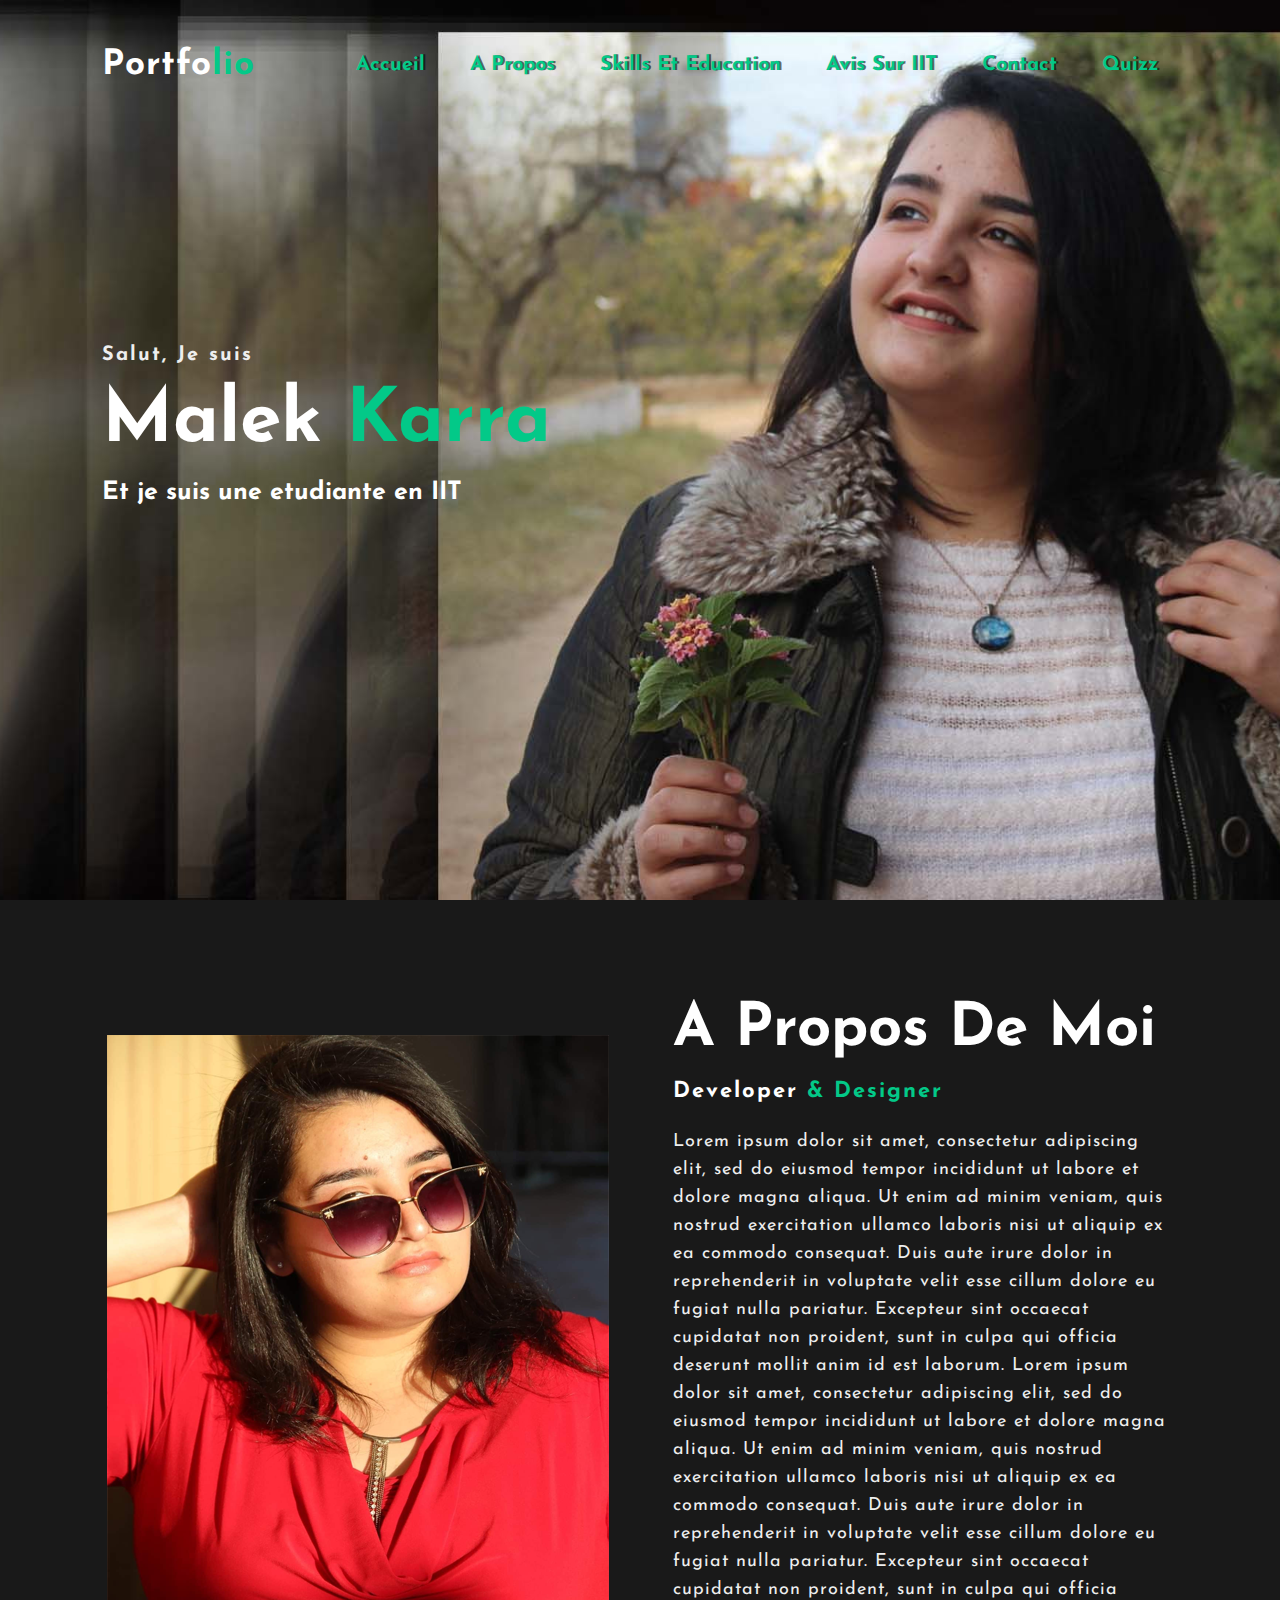
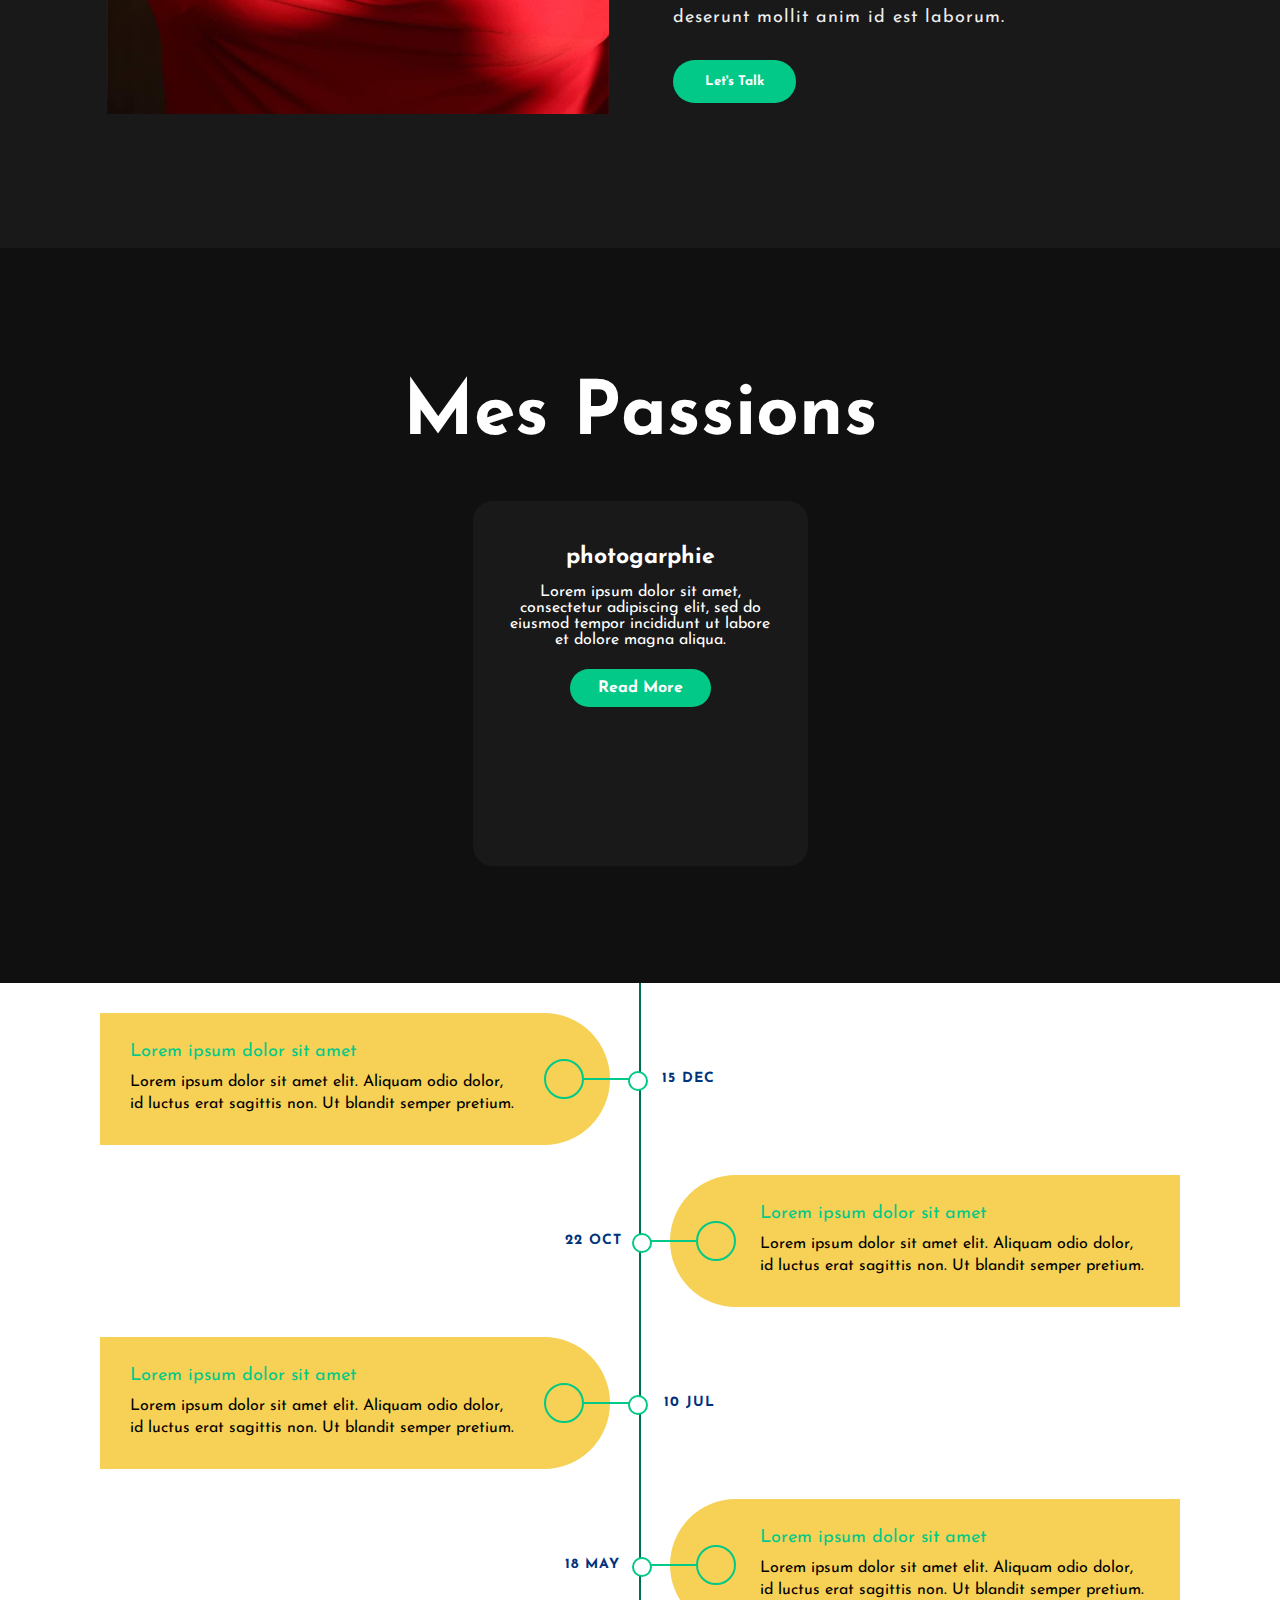
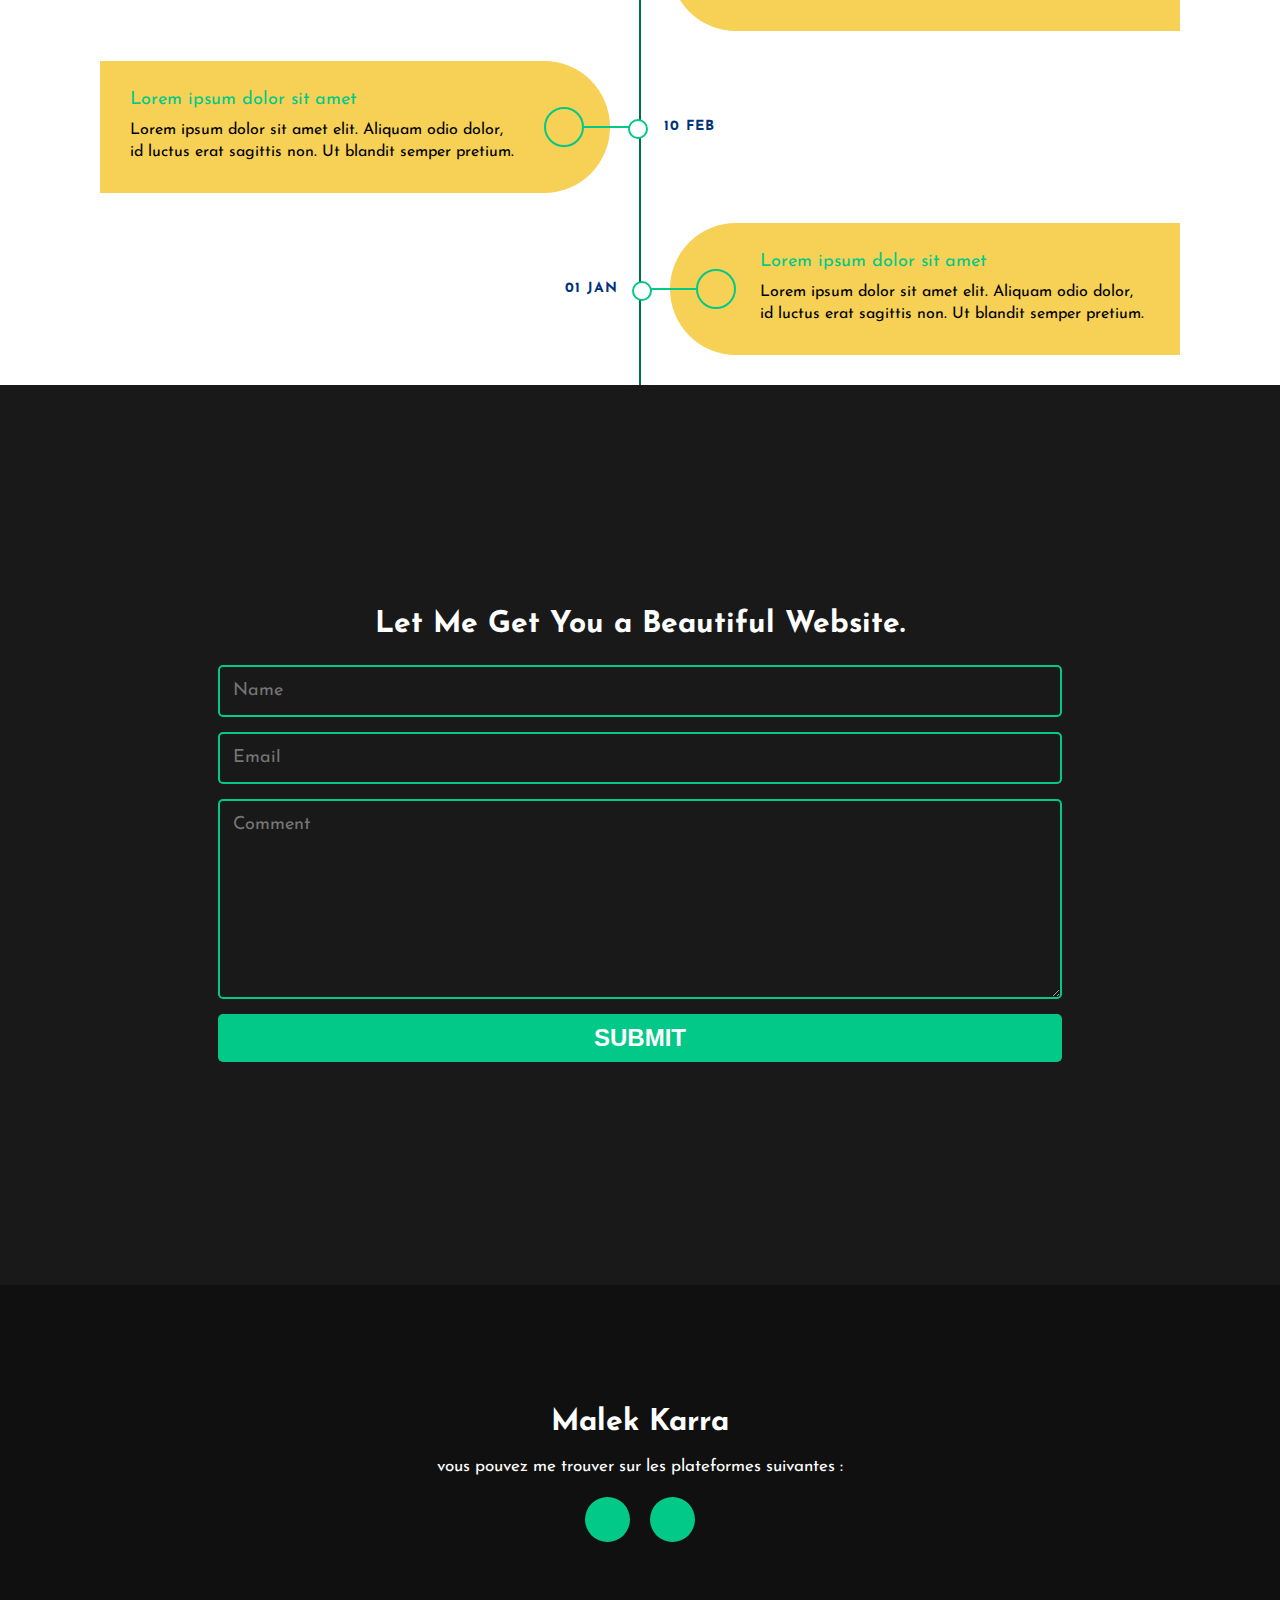
<file: pages/index.html>
<!DOCTYPE html>
<html lang="en">
<head>
  <meta charset="UTF-8">
  <meta http-equiv="X-UA-Compatible" content="IE=edge">
  <meta name="viewport" content="width=device-width, initial-scale=1.0">
  <title>Portfolio Website</title>

  <link rel="stylesheet" type="text/css" href="../style/style.css"
  <link rel="preconnect" href="https://fonts.gstatic.com">
  <link href="https://fonts.googleapis.com/css2?family=Josefin+Sans:ital,wght@0,100;0,200;0,300;0,400;0,500;0,600;0,700;1,100;1,200;1,300;1,400;1,500;1,600;1,700&display=swap" rel="stylesheet">

  <link rel="stylesheet" href="https://cdnjs.cloudflare.com/ajax/libs/font-awesome/5.15.3/css/all.min.css" integrity="sha512-iBBXm8fW90+nuLcSKlbmrPcLa0OT92xO1BIsZ+ywDWZCvqsWgccV3gFoRBv0z+8dLJgyAHIhR35VZc2oM/gI1w==" crossorigin="anonymous" referrerpolicy="no-referrer" />
</head>
<body>
  <!-- Hero Section Start -->
  <div class="hero">
    <nav>
      <h2 class="logo">Portfo<span>lio</span></h2>
      <ul>
        <li><a href="#">accueil</a></li>
        <li><a href="#about">a propos</a></li>
        <li><a href="#timeline">skills et education</a></li>
        <li><a href="avis.html">avis sur IIT</a></li>
        <li><a href="#contact">Contact</a></li>
        <li><a href="quizz.html">quizz</a></li>
      </ul>
    </nav>
    <div  class="content">
      <h4>Salut, Je suis</h4>
      <h1>Malek <span>Karra</span></h1>
      <h3>Et je suis une etudiante en IIT</h3>
      
    </div>
  </div>

  <!-- About Section Start -->
  <section id="about" class="about">
    <div class="main">
      <img src="../img/main-img.png">
      <div class="about-text">
        <h2>A propos de moi</h2>
        <h5>
          Developer <span>& Designer</span>
        </h5>
        <p>
          Lorem ipsum dolor sit amet, consectetur adipiscing elit, sed do eiusmod tempor incididunt ut labore et dolore magna aliqua. Ut enim ad minim veniam, quis nostrud exercitation ullamco laboris nisi ut aliquip ex ea commodo consequat. Duis aute irure dolor in reprehenderit in voluptate velit esse cillum dolore eu fugiat nulla pariatur. Excepteur sint occaecat cupidatat non proident, sunt in culpa qui officia deserunt mollit anim id est laborum. Lorem ipsum dolor sit amet, consectetur adipiscing elit, sed do eiusmod tempor incididunt ut labore et dolore magna aliqua. Ut enim ad minim veniam, quis nostrud exercitation ullamco laboris nisi ut aliquip ex ea commodo consequat. Duis aute irure dolor in reprehenderit in voluptate velit esse cillum dolore eu fugiat nulla pariatur. Excepteur sint occaecat cupidatat non proident, sunt in culpa qui officia deserunt mollit anim id est laborum.
          <br><br>
          <button type="button">Let's Talk</button>
        </p>
      </div>
    </div>
  </section>

  <!-- service section start -->
  <div class="service">
    <div class="title">
      <h2>Mes Passions</h2>
    </div>
  
    <div class="box">
      <div class="card">
        <i class="fas fa-camera"></i>
        <h5>photogarphie</h5>
        <div class="par">
          <p>Lorem ipsum dolor sit amet, consectetur adipiscing elit, sed do eiusmod tempor incididunt ut labore et dolore magna aliqua.</p>
          <br><br>
          <p style="text-align:center":>
            <a target="blank" class="button" href="gallery.html">Read More</a>
          </p>
        </div>
      </div>

      <!-- <div class="card">
        <i class="fas fa-user"></i>
        <h5>Web Development</h5>
        <div class="par">
          <p>Lorem ipsum dolor sit amet, consectetur adipiscing elit, sed do eiusmod tempor incididunt ut labore et dolore magna aliqua.</p>
          <br><br>
          <p style="text-align:center":>
            <a class="button" href="#">Read More</a>
          </p>
        </div>
      </div>

      <div class="card">
        <i class="fas fa-bell"></i>
        <h5>Web Development</h5>
        <div class="par">
          <p>Lorem ipsum dolor sit amet, consectetur adipiscing elit, sed do eiusmod tempor incididunt ut labore et dolore magna aliqua.</p>
          <br><br>
          <p style="text-align:center":>
            <a class="button" href="#">Read More</a>
          </p>
        </div>
      </div> -->
    </div>
  </div>

  <!-- Timeline -->
  <div id="timeline" class="timeline">
    <div class="container left">
      <div class="date">15 Dec</div>
      <i class="icon fa fa-home"></i>
      <div class="contentT">
        <h2>Lorem ipsum dolor sit amet</h2>
        <p>
          Lorem ipsum dolor sit amet elit. Aliquam odio dolor, id luctus erat sagittis non. Ut blandit semper pretium.
        </p>
      </div>
    </div>
    <div class="container right">
      <div class="date">22 Oct</div>
      <i class="icon fa fa-gift"></i>
      <div class="contentT">
        <h2>Lorem ipsum dolor sit amet</h2>
        <p>
          Lorem ipsum dolor sit amet elit. Aliquam odio dolor, id luctus erat sagittis non. Ut blandit semper pretium.
        </p>
      </div>
    </div>
    <div class="container left">
      <div class="date">10 Jul</div>
      <i class="icon fa fa-user"></i>
      <div class="contentT">
        <h2>Lorem ipsum dolor sit amet</h2>
        <p>
          Lorem ipsum dolor sit amet elit. Aliquam odio dolor, id luctus erat sagittis non. Ut blandit semper pretium.
        </p>
      </div>
    </div>
    <div class="container right">
      <div class="date">18 May</div>
      <i class="icon fa fa-running"></i>
      <div class="contentT">
        <h2>Lorem ipsum dolor sit amet</h2>
        <p>
          Lorem ipsum dolor sit amet elit. Aliquam odio dolor, id luctus erat sagittis non. Ut blandit semper pretium.
        </p>
      </div>
    </div>
    <div class="container left">
      <div class="date">10 Feb</div>
      <i class="icon fa fa-cog"></i>
      <div class="contentT">
        <h2>Lorem ipsum dolor sit amet</h2>
        <p>
          Lorem ipsum dolor sit amet elit. Aliquam odio dolor, id luctus erat sagittis non. Ut blandit semper pretium.
        </p>
      </div>
    </div>
    <div class="container right">
      <div class="date">01 Jan</div>
      <i class="icon fa fa-certificate"></i>
      <div class="contentT">
        <h2>Lorem ipsum dolor sit amet</h2>
        <p>
          Lorem ipsum dolor sit amet elit. Aliquam odio dolor, id luctus erat sagittis non. Ut blandit semper pretium.
        </p>
      </div>
    </div>
  </div>
  <!-- Timeline End -->
  <!-- Contact Us Start -->
  <div id="contact" class="contact-me">
    <p>Let Me Get You a Beautiful Website.</p>
    <form>      
      <input name="name" type="text" class="feedback-input" placeholder="Name" />   
      <input name="email" type="text" class="feedback-input" placeholder="Email" />
      <textarea name="text" class="feedback-input" placeholder="Comment"></textarea>
      <input type="submit" value="SUBMIT"/>
    </form>
  </div>

  
  <!-- Footer Start -->
  <footer>
    <p>Malek Karra</p>
    <p>vous pouvez me trouver sur les plateformes suivantes :</p>
    <div class="social">
      <a target="_blank" href="https://www.facebook.com/malek.karra"><i class="fab fa-facebook-f"></i></a>
      <a target="_blank" href="https://instagram.com/malek__karra" ><i class="fab fa-instagram"></i></a>
    </div>
  </footer>
  
</body>
</html>
</file>
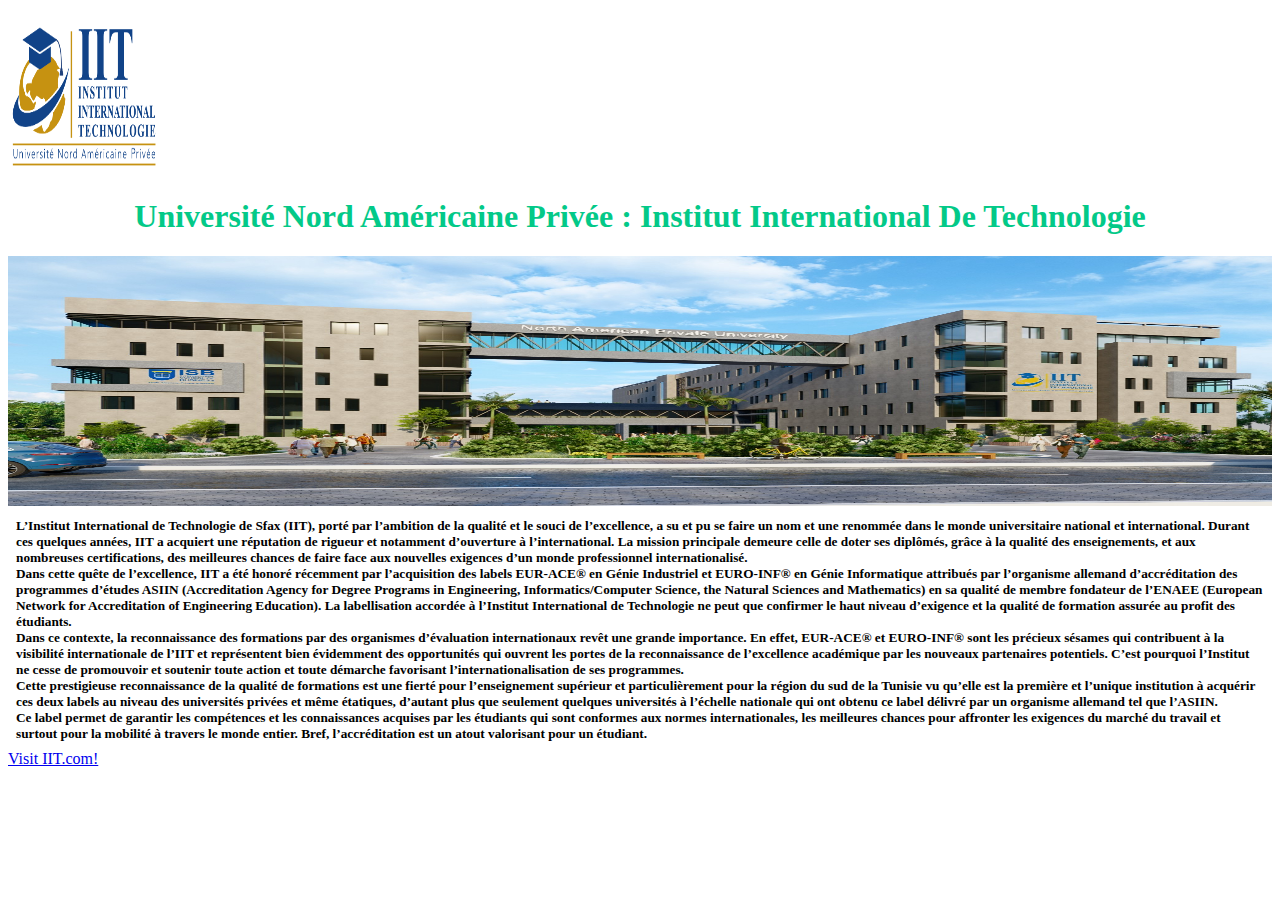
<file: pages/avis.html>
<!DOCTYPE html>
<html lang="en">
<head>
    <meta charset="UTF-8">
    <meta http-equiv="X-UA-Compatible" content="IE=edge">
    <meta name="viewport" content="width=device-width, initial-scale=1.0">
    <title>Document</title>
    <link rel="stylesheet" href="../style/avis.css">
</head>
<body>
    <section class="pt-page pt-page-3" data-id="IIT">
        <div class="border-block-top-110"></div>
        <div>
          <div class="section-title-block">
            <div class="section-title-wrapper">
              <h2 class="section-title"></h2>
              <h5 class="section-description"></h5>
          </div>
          </div>
          <header>
            <img src="../img/logo IIT.png" width="150" height="150">
            <h1>
    
              Université Nord Américaine Privée : Institut International De Technologie</h1>
            <img src="../img/campus.jfif" width="100%" height="250"><br>
            
    
                
        </header>
        
          <h5 style="margin: 8px;">L’Institut International de Technologie de Sfax (IIT), porté par l’ambition de la qualité et le souci de l’excellence, a su et pu se faire un nom et une renommée dans le monde universitaire national et international. Durant ces quelques années, IIT a acquiert une réputation de rigueur et notamment d’ouverture à l’international. La mission principale demeure celle de doter ses diplômés, grâce à la qualité des enseignements, et aux nombreuses certifications,  des  meilleures  chances  de faire face aux  nouvelles  exigences  d’un  monde professionnel internationalisé.<br>

            Dans cette quête de l’excellence, IIT a été honoré récemment par l’acquisition des labels EUR-ACE® en Génie Industriel et EURO-INF® en Génie Informatique attribués par l’organisme allemand d’accréditation des programmes d’études ASIIN (Accreditation Agency for Degree Programs in Engineering, Informatics/Computer Science, the Natural Sciences and Mathematics)   en   sa   qualité   de   membre   fondateur   de l’ENAEE (European Network for Accreditation of Engineering Education).
            
            La labellisation accordée à l’Institut International de Technologie ne peut que confirmer le haut niveau d’exigence et la qualité de formation assurée au profit des étudiants.<br>
            
            Dans ce contexte, la reconnaissance des formations par des organismes d’évaluation internationaux revêt une grande importance. En effet, EUR-ACE® et EURO-INF® sont les précieux sésames qui contribuent à la visibilité internationale de l’IIT et représentent bien évidemment des opportunités qui ouvrent les portes de la reconnaissance de l’excellence académique par les nouveaux  partenaires potentiels. C’est pourquoi l’Institut ne  cesse  de promouvoir et soutenir toute action et toute démarche favorisant l’internationalisation de ses programmes.<br>
            
            Cette   prestigieuse   reconnaissance   de   la   qualité   de   formations   est   une   fierté   pour l’enseignement supérieur et particulièrement pour la région du sud de la Tunisie vu qu’elle est la première et l’unique institution à acquérir ces deux labels au niveau des universités privées et même étatiques, d’autant plus que seulement quelques universités à l’échelle nationale qui ont obtenu ce label délivré par un organisme allemand tel que l’ASIIN.<br>
            
            Ce label permet de garantir les compétences et les connaissances acquises par les étudiants qui sont conformes aux normes internationales, les meilleures chances pour affronter les exigences du marché du travail et surtout pour la mobilité à travers le monde entier. Bref, l’accréditation est un atout valorisant pour un étudiant.</h5>
            
            <a href="https://iit.tn/accreditation/.com/" target="_blank">Visit IIT.com!</a>

      
          </section>
</body>
</html>
</file>
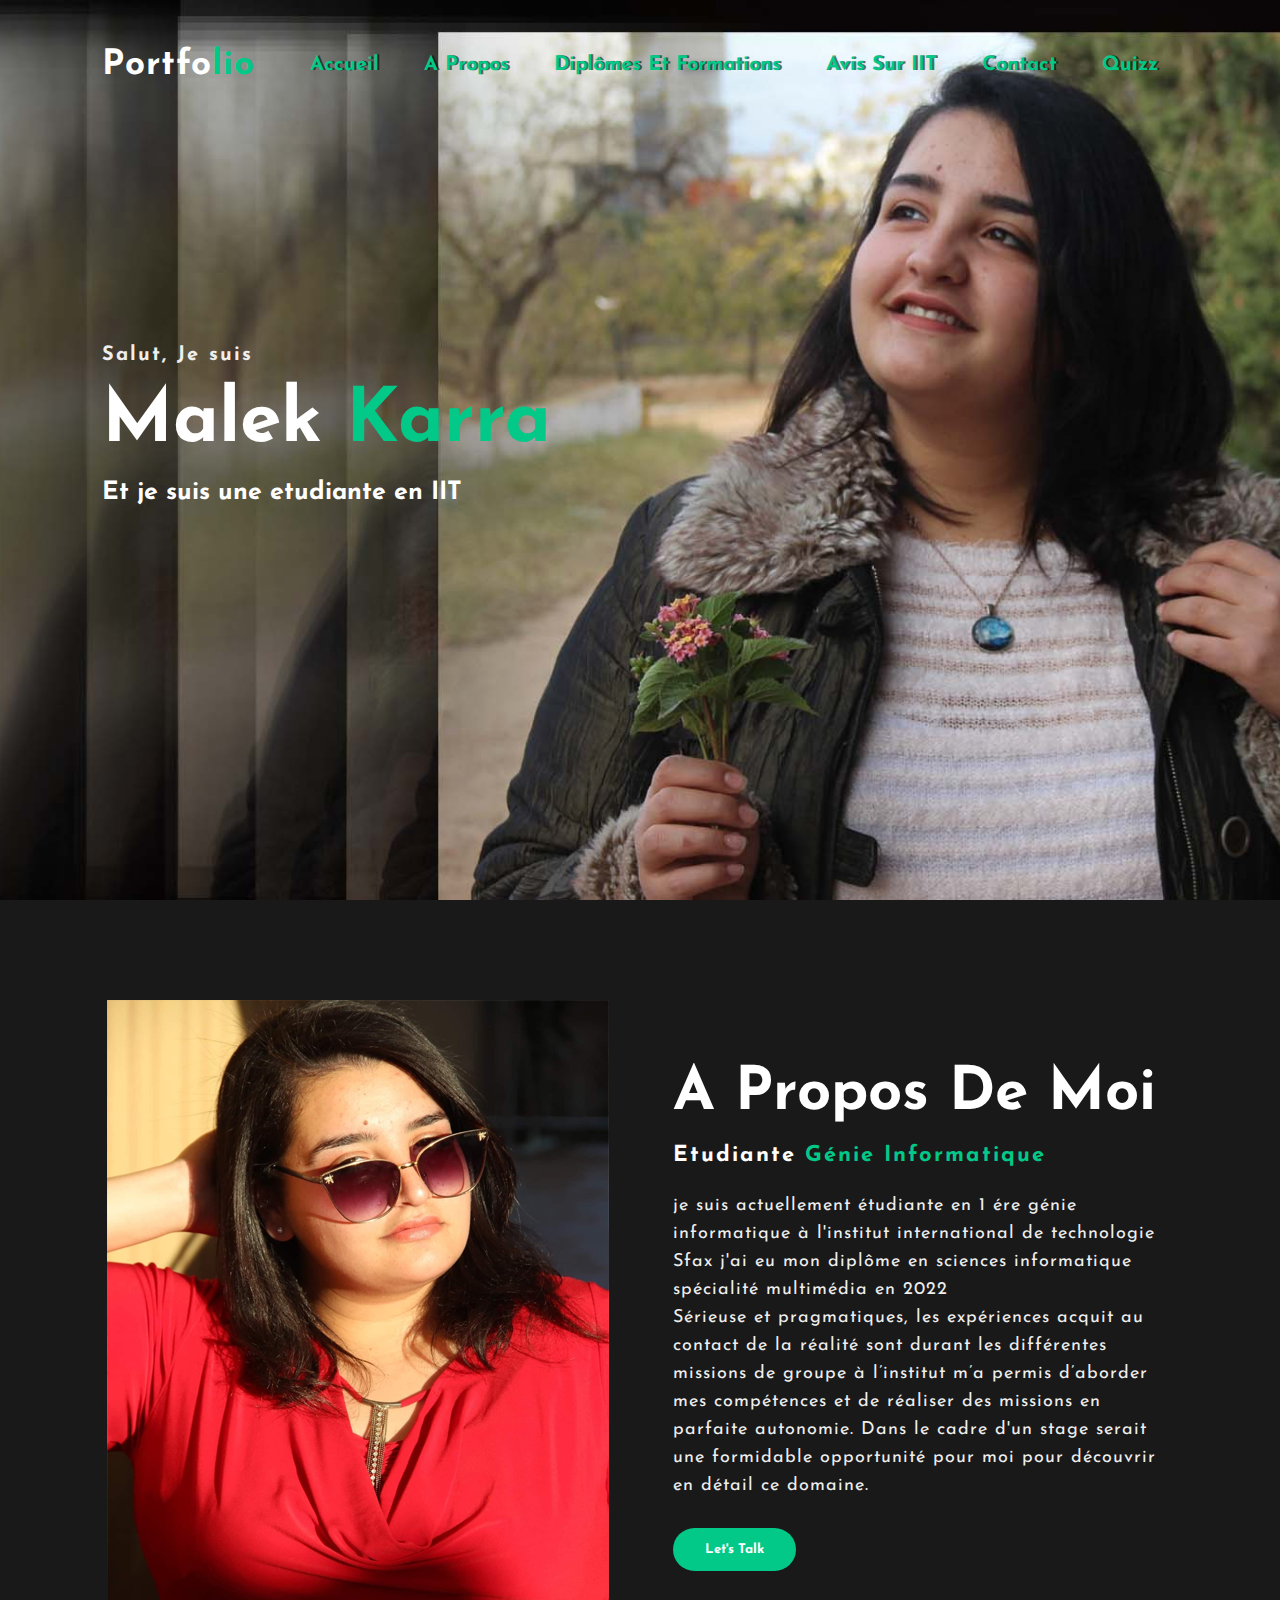
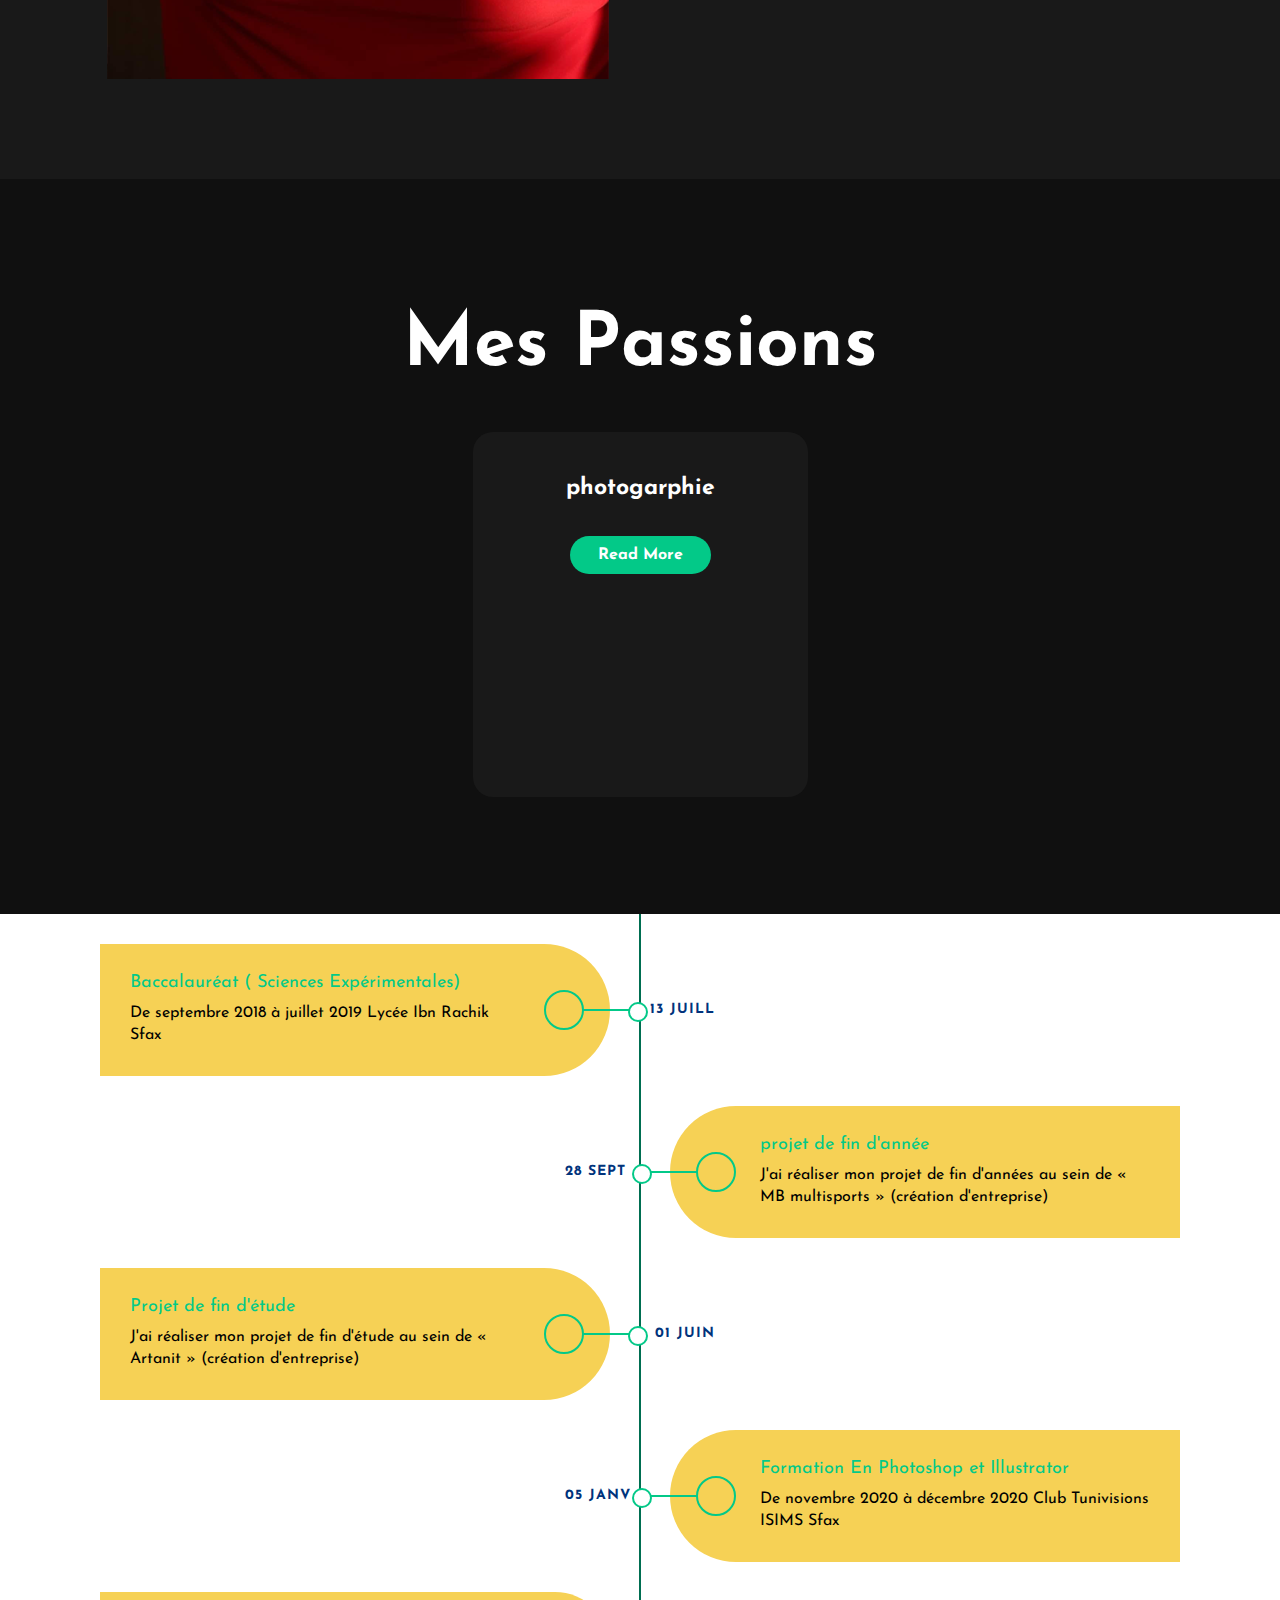
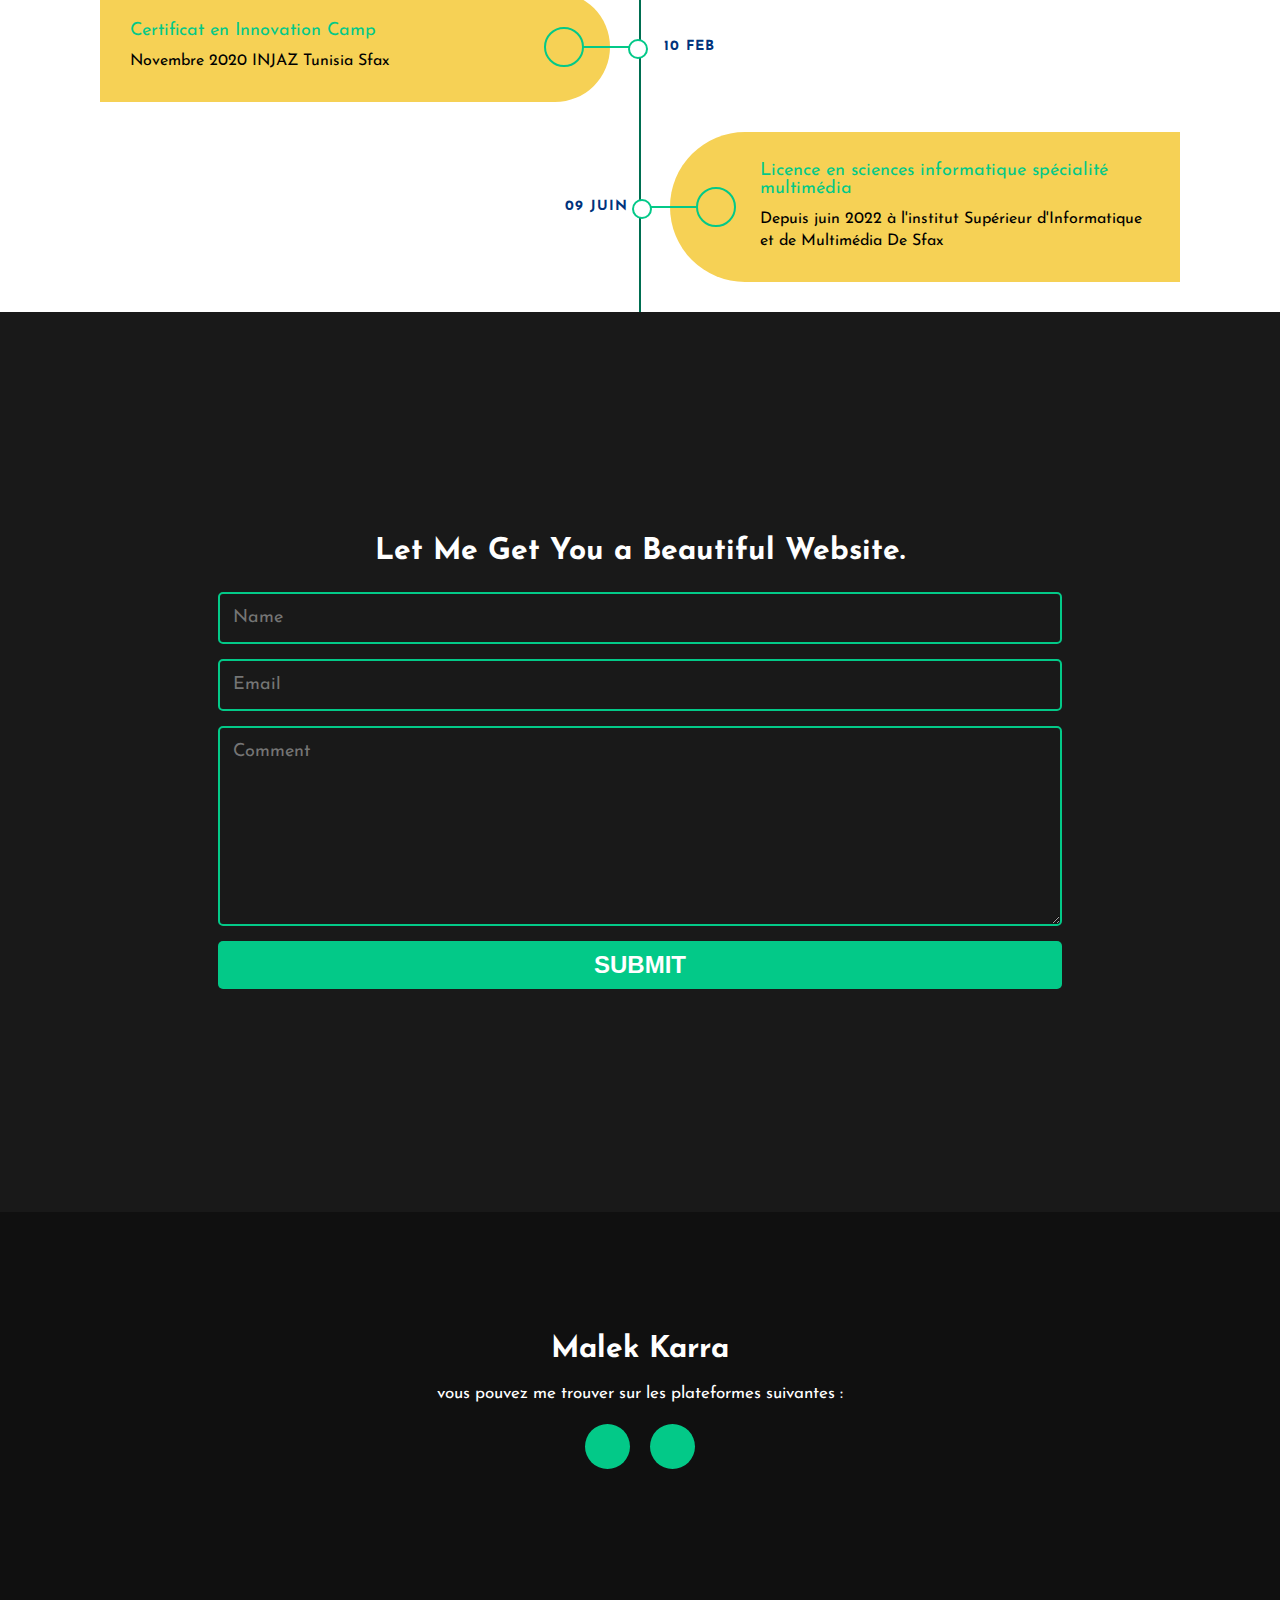
<file: pages/projet html IIT.html>
<!DOCTYPE html>
<html lang="en">
<head>
  <meta charset="UTF-8">
  <meta http-equiv="X-UA-Compatible" content="IE=edge">
  <meta name="viewport" content="width=device-width, initial-scale=1.0">
  <title>Portfolio Website</title>

  <link rel="stylesheet" type="text/css" href="../style/style.css"
  <link rel="preconnect" href="https://fonts.gstatic.com">
  <link href="https://fonts.googleapis.com/css2?family=Josefin+Sans:ital,wght@0,100;0,200;0,300;0,400;0,500;0,600;0,700;1,100;1,200;1,300;1,400;1,500;1,600;1,700&display=swap" rel="stylesheet">

  <link rel="stylesheet" href="https://cdnjs.cloudflare.com/ajax/libs/font-awesome/5.15.3/css/all.min.css" integrity="sha512-iBBXm8fW90+nuLcSKlbmrPcLa0OT92xO1BIsZ+ywDWZCvqsWgccV3gFoRBv0z+8dLJgyAHIhR35VZc2oM/gI1w==" crossorigin="anonymous" referrerpolicy="no-referrer" />
</head>
<body>
  <!-- Hero Section Start -->
  <div class="hero">
    <nav>
      <h2 class="logo">Portfo<span>lio</span></h2>
      <ul>
        <li><a href="#">accueil</a></li>
        <li><a href="#about">a propos</a></li>
        <li><a href="#timeline">Diplômes et Formations </a></li>
        <li><a href="avis.html">avis sur IIT</a></li>
        <li><a href="#contact">Contact</a></li>
        <li><a href="quizz.html">quizz</a></li>
      </ul>
    </nav>
    <div  class="content">
      <h4>Salut, Je suis</h4>
      <h1>Malek <span>Karra</span></h1>
      <h3>Et je suis une etudiante en IIT</h3>
      
    </div>
  </div>

  <!-- About Section Start -->
  <section id="about" class="about">
    <div class="main">
      <img src="../img/main-img.png">
      <div class="about-text">
        <h2>A propos de moi</h2>
        <h5>
          Etudiante <span>Génie Informatique</span>
        </h5>
        <p>
          je suis actuellement étudiante en 1 ére génie informatique à l'institut international de technologie Sfax j'ai eu mon diplôme en sciences informatique spécialité multimédia en 2022 <br>     
          Sérieuse et pragmatiques, les expériences acquit au contact de la réalité sont durant les différentes missions de groupe à l’institut m’a permis d’aborder mes compétences et de réaliser des missions en parfaite autonomie. Dans le cadre d'un stage serait une formidable opportunité pour moi pour découvrir en détail ce domaine.
          <br><br>
          <button type="button">Let's Talk</button>
        </p>
      </div>
    </div>
  </section>

  <!-- service section start -->
  <div class="service">
    <div class="title">
      <h2>Mes Passions</h2>
    </div>
  
    <div class="box">
      <div class="card">
        <i class="fas fa-camera"></i>
        <h5>photogarphie</h5>
        <div class="par">
        
          <br><br>
          <p style="text-align:center":>
            <a target="blank" class="button" href="gallery.html">Read More</a>
          </p>
        </div>
      </div>

      <!-- <div class="card">
        <i class="fas fa-user"></i>
        <h5>Web Development</h5>
        <div class="par">
          <p>Lorem ipsum dolor sit amet, consectetur adipiscing elit, sed do eiusmod tempor incididunt ut labore et dolore magna aliqua.</p>
          <br><br>
          <p style="text-align:center":>
            <a class="button" href="#">Read More</a>
          </p>
        </div>
      </div>

      <div class="card">
        <i class="fas fa-bell"></i>
        <h5>Web Development</h5>
        <div class="par">
          <p>Lorem ipsum dolor sit amet, consectetur adipiscing elit, sed do eiusmod tempor incididunt ut labore et dolore magna aliqua.</p>
          <br><br>
          <p style="text-align:center":>
            <a class="button" href="#">Read More</a>
          </p>
        </div>
      </div> -->
    </div>
  </div>

  <!-- Timeline -->
  <div id="timeline" class="timeline">
    <div class="container left">
      <div class="date"> 13 juill</div>
      <i class="icon fa fa-home"></i>
      <div class="contentT">
        <h2>Baccalauréat ( Sciences Expérimentales)</h2>
        <p>
          De septembre 2018 à juillet 2019 Lycée Ibn Rachik Sfax
        </p>
      </div>
    </div>
    <div class="container right">
      <div class="date">28 sept</div>
      <i class="icon fa fa-gift"></i>
      <div class="contentT">
        <h2>projet de fin d'année</h2>
        <p>
          J'ai réaliser mon projet de fin d'années au sein de « MB multisports » (création d'entreprise)
        </p>
      </div>
    </div>
    <div class="container left">
      <div class="date">01 juin</div>
      <i class="icon fa fa-user"></i>
      <div class="contentT">
        <h2>Projet de fin d'étude</h2>
        <p>
          J'ai réaliser mon projet de fin d'étude au sein de « Artanit » (création d'entreprise)
        </p>
      </div>
    </div>
    <div class="container right">
      <div class="date">05 janv</div>
      <i class="icon fa fa-running"></i>
      <div class="contentT">
        <h2>Formation En Photoshop et Illustrator</h2>
        <p>
          De novembre 2020 à décembre 2020 Club Tunivisions ISIMS Sfax
        </p>
      </div>
    </div>
    <div class="container left">
      <div class="date">10 Feb</div>
      <i class="icon fa fa-cog"></i>
      <div class="contentT">
        <h2>Certificat en Innovation Camp
        </h2>
        <p>
          Novembre 2020 INJAZ Tunisia Sfax
        </p>
      </div>
    </div>
    <div class="container right">
      <div class="date">09 juin</div>
      <i class="icon fa fa-certificate"></i>
      <div class="contentT">
        <h2>Licence en sciences informatique spécialité multimédia</h2>
        <p>
          Depuis juin 2022 à l'institut Supérieur d'Informatique et de Multimédia De Sfax
        </p>
      </div>
    </div>
  </div>
  <!-- Timeline End -->
  <!-- Contact Us Start -->
  <div id="contact" class="contact-me">
    <p>Let Me Get You a Beautiful Website.</p>
    <form>      
      <input name="name" type="text" class="feedback-input" placeholder="Name" />   
      <input name="email" type="text" class="feedback-input" placeholder="Email" />
      <textarea name="text" class="feedback-input" placeholder="Comment"></textarea>
      <input type="submit" value="SUBMIT"/>
    </form>
  </div>

  
  <!-- Footer Start -->
  <footer>
    <p>Malek Karra</p>
    <p>vous pouvez me trouver sur les plateformes suivantes :</p>
    <div class="social">
      <a target="_blank" href="https://www.facebook.com/malek.karra"><i class="fab fa-facebook-f"></i></a>
      <a target="_blank" href="https://instagram.com/malek__karra" ><i class="fab fa-instagram"></i></a>
    </div>
  </footer>
  
</body>
</html>
</file>
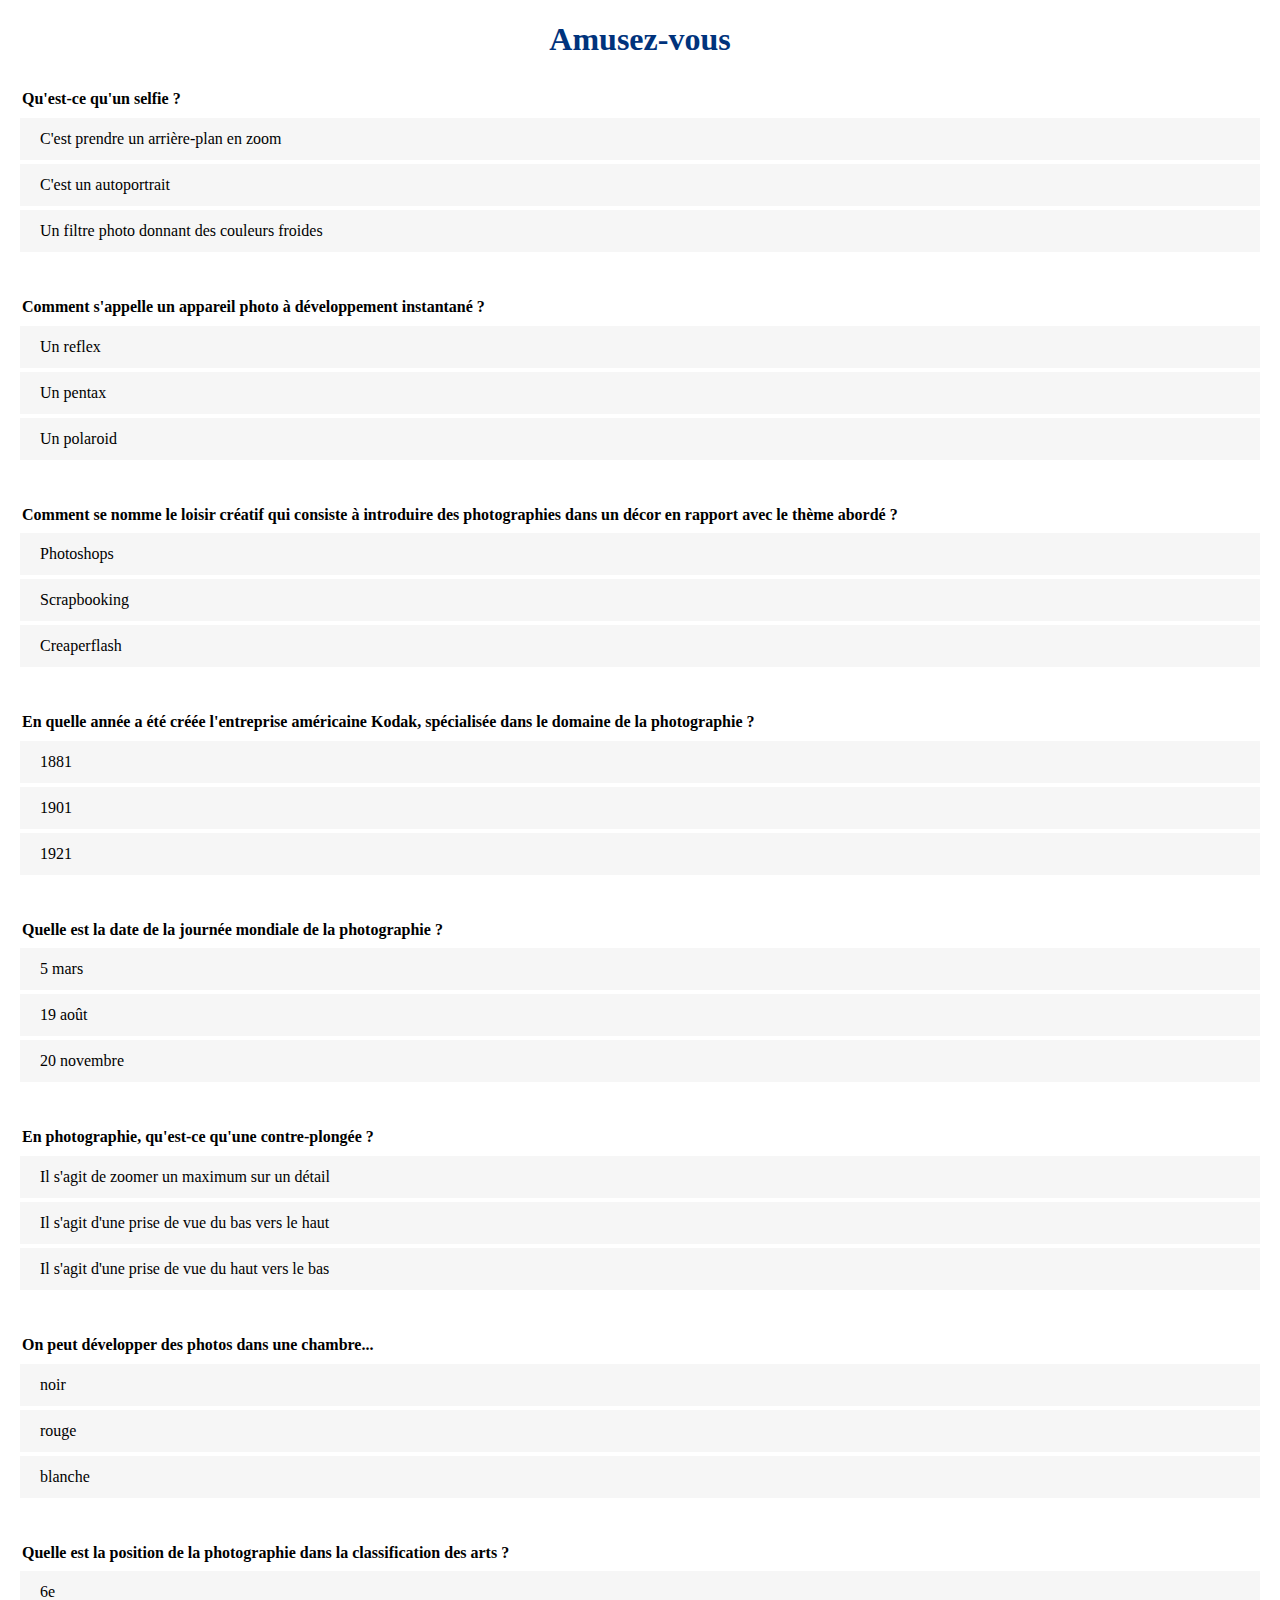
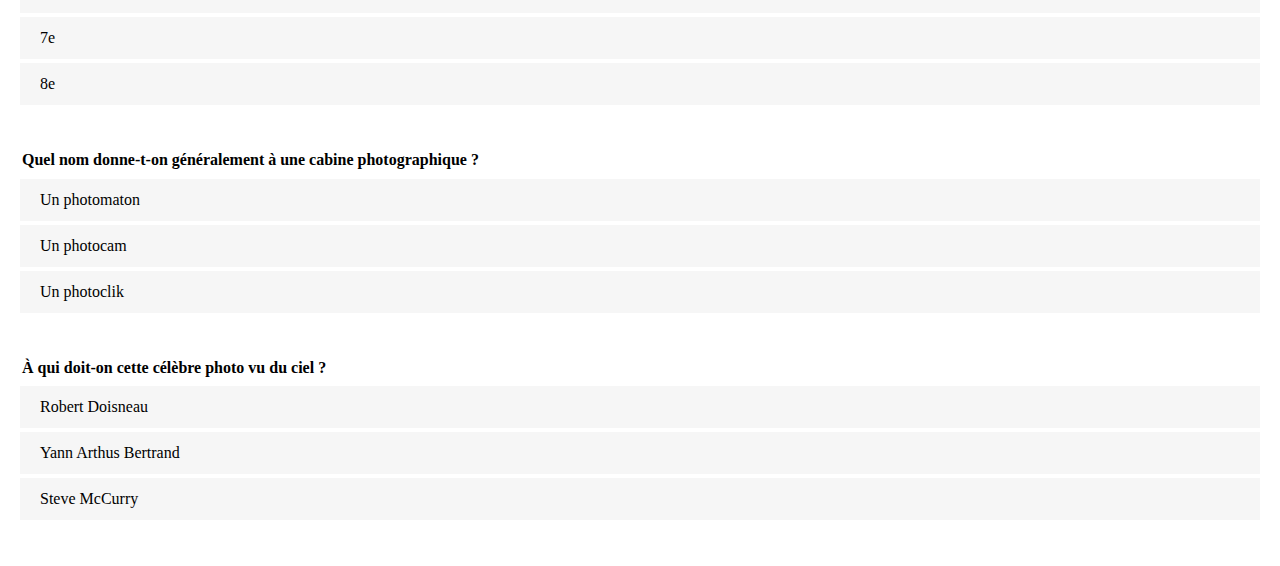
<file: pages/quizz.html>
<!DOCTYPE html>
<html lang="en">
<head>
    <meta charset="UTF-8">
    <meta http-equiv="X-UA-Compatible" content="IE=edge">
    <meta name="viewport" content="width=device-width, initial-scale=1.0">
    <title>Document</title>
    <link rel="stylesheet" href="../style/quizz-style.css">
</head>
<body>
    <div>
        <h1 class="quizz">Amusez-vous</h1>
    </div>
    <div>
        <form method="POST" class="is-not-results">
            <fieldset>
            <legend>Qu'est-ce qu'un selfie ?</legend>
            <div class="answers">
                <div class="answer">
                <input type="radio" name="answers[0]" id="answer-0-1" value="1" required>
                <label for="answer-0-1" class="answer__item answer__item--is-correct">
                    C'est prendre un arrière-plan en zoom
                            <span class="answer__reveal-text">Explanation</span>
                </label>
                </div>
                <div class="answer">
                <input type="radio" name="answers[0]" id="answer-0-2" value="2" required>
                <label for="answer-0-2" class="answer__item">
                    C'est un autoportrait
                            </label>
                </div>
                <div class="answer">
                <input type="radio" name="answers[0]" id="answer-0-3" value="3" required>
                <label for="answer-0-3" class="answer__item">
                    Un filtre photo donnant des couleurs froides
                        </label>
                
                </div>
            </div>
            </fieldset>
            <fieldset>
            <legend>Comment s'appelle un appareil photo à développement instantané ?</legend>
            <div class="answers">
                <div class="answer">
                <input type="radio" name="answers[1]" id="answer-1-1" value="1" required>
                <label for="answer-1-1" class="answer__item">
                    Un reflex
                        </label>
                </div>
                <div class="answer">
                <input type="radio" name="answers[1]" id="answer-1-2" value="2" required>
                <label for="answer-1-2" class="answer__item">
                    Un pentax
                        </label>
                </div>
                <div class="answer">
                <input type="radio" name="answers[1]" id="answer-1-3" value="3" required>
                <label for="answer-1-3" class="answer__item answer__item--is-correct">
                    Un polaroid
                            <span class="answer__reveal-text">Explanation</span>
                </label>
               
                </div>
            </div>
            </fieldset>
            <fieldset>
            <legend>Comment se nomme le loisir créatif qui consiste à introduire des photographies dans un décor en rapport avec le thème abordé ?</legend>
            <div class="answers">
                <div class="answer">
                <input type="radio" name="answers[2]" id="answer-2-1" value="1" required>
                <label for="answer-2-1" class="answer__item">
                    Photoshops
                        </label>
                </div>
                <div class="answer">
                <input type="radio" name="answers[2]" id="answer-2-2" value="2" required>
                <label for="answer-2-2" class="answer__item">
                    Scrapbooking
                        </label>
                </div>
                <div class="answer">
                <input type="radio" name="answers[2]" id="answer-2-3" value="3" required>
                <label for="answer-2-3" class="answer__item answer__item--is-correct">
                    Creaperflash
                            <span class="answer__reveal-text">Explanation</span>
                </label>
                </div>
                
            </div>
            </fieldset>
            <fieldset>
            <legend>En quelle année a été créée l'entreprise américaine Kodak, spécialisée dans le domaine de la photographie ?</legend>
            <div class="answers">
                <div class="answer">
                <input type="radio" name="answers[3]" id="answer-3-1" value="1" required>
                <label for="answer-3-1" class="answer__item">
                    1881
                        </label>
                </div>
                <div class="answer">
                <input type="radio" name="answers[3]" id="answer-3-2" value="2" required>
                <label for="answer-3-2" class="answer__item">
                            1901
                        </label>
                </div>
                <div class="answer">
                <input type="radio" name="answers[3]" id="answer-3-3" value="3" required>
                <label for="answer-3-3" class="answer__item answer__item--is-correct">
                            1921
                            <span class="answer__reveal-text">Explanation</span>
                </label>
                </div>
                
            </div>
            </fieldset>
            <fieldset>
            <legend>Quelle est la date de la journée mondiale de la photographie ?</legend>
            <div class="answers">
                <div class="answer">
                <input type="radio" name="answers[4]" id="answer-4-1" value="1" required>
                <label for="answer-4-1" class="answer__item">
                    5 mars
                        </label>
                </div>
                <div class="answer">
                <input type="radio" name="answers[4]" id="answer-4-2" value="2" required>
                <label for="answer-4-2" class="answer__item">
                    19 août
                        </label>
                </div>
                <div class="answer">
                <input type="radio" name="answers[4]" id="answer-4-3" value="3" required>
                <label for="answer-4-3" class="answer__item answer__item--is-correct">
                    20 novembre
                            <span class="answer__reveal-text">Explanation</span>
                </label>
                </div>
                
            </div>
            </fieldset>
            <fieldset>
            <legend>En photographie, qu'est-ce qu'une contre-plongée ?</legend>
            <div class="answers">
                <div class="answer">
                <input type="radio" name="answers[5]" id="answer-5-1" value="1" required>
                <label for="answer-5-1" class="answer__item">
                    Il s'agit de zoomer un maximum sur un détail 
                        </label>
                </div>
                <div class="answer">
                <input type="radio" name="answers[5]" id="answer-5-2" value="2" required>
                <label for="answer-5-2" class="answer__item">
                    Il s'agit d'une prise de vue du bas vers le haut
                        </label>
                </div>
                <div class="answer">
                <input type="radio" name="answers[5]" id="answer-5-3" value="3" required>
                <label for="answer-5-3" class="answer__item answer__item--is-correct">
                    Il s'agit d'une prise de vue du haut vers le bas
                            <span class="answer__reveal-text">Explanation</span>
                </label>
                </div>
                
            </div>
            </fieldset>
            <fieldset>
            <legend>On peut développer des photos dans une chambre...</legend>
            <div class="answers">
                <div class="answer">
                <input type="radio" name="answers[6]" id="answer-6-1" value="1" required>
                <label for="answer-6-1" class="answer__item">
                            noir
                        </label>
                </div>
                <div class="answer">
                <input type="radio" name="answers[6]" id="answer-6-2" value="2" required>
                <label for="answer-6-2" class="answer__item">
                            rouge
                        </label>
                </div>
                <div class="answer">
                <input type="radio" name="answers[6]" id="answer-6-3" value="3" required>
                <label for="answer-6-3" class="answer__item answer__item--is-correct">
                            blanche
                            <span class="answer__reveal-text">Explanation</span>
                </label>
                </div>
                
            </div>
            </fieldset>
            <fieldset>
            <legend>Quelle est la position de la photographie dans la classification des arts ?</legend>
            <div class="answers">
                <div class="answer">
                <input type="radio" name="answers[7]" id="answer-7-1" value="1" required>
                <label for="answer-7-1" class="answer__item">
                            6e 
                        </label>
                </div>
                <div class="answer">
                <input type="radio" name="answers[7]" id="answer-7-2" value="2" required>
                <label for="answer-7-2" class="answer__item">
                            7e
                        </label>
                </div>
                <div class="answer">
                <input type="radio" name="answers[7]" id="answer-7-3" value="3" required>
                <label for="answer-7-3" class="answer__item answer__item--is-correct">
                            8e
                            <span class="answer__reveal-text">Explanation</span>
                </label>
                </div>
                
            </div>
            </fieldset>
            <fieldset>
            <legend>Quel nom donne-t-on généralement à une cabine photographique ?</legend>
            <div class="answers">
                <div class="answer">
                <input type="radio" name="answers[8]" id="answer-8-1" value="1" required>
                <label for="answer-8-1" class="answer__item">
                    Un photomaton 
                        </label>
                </div>
                <div class="answer">
                <input type="radio" name="answers[8]" id="answer-8-2" value="2" required>
                <label for="answer-8-2" class="answer__item">
                    Un photocam
                        </label>
                </div>
                <div class="answer">
                <input type="radio" name="answers[8]" id="answer-8-3" value="3" required>
                <label for="answer-8-3" class="answer__item answer__item--is-correct">
                    Un photoclik
                            <span class="answer__reveal-text">Explanation</span>
                </label>
                </div>
                
            </div>
            </fieldset>
            <fieldset>
            <legend>À qui doit-on cette célèbre photo vu du ciel ?</legend>
            <div class="answers">
                <div class="answer">
                <input type="radio" name="answers[9]" id="answer-9-1" value="1" required>
                <label for="answer-9-1" class="answer__item">
                    Robert Doisneau
                        </label>
                </div>
                <div class="answer">
                <input type="radio" name="answers[9]" id="answer-9-2" value="2" required>
                <label for="answer-9-2" class="answer__item">
                    Yann Arthus Bertrand
                        </label>
                </div>
                <div class="answer">
                <input type="radio" name="answers[9]" id="answer-9-3" value="3" required>
                <label for="answer-9-3" class="answer__item answer__item--is-correct">
                    Steve McCurry
                            <span class="answer__reveal-text">Explanation</span>
                </label>
                </div>
                
            </div>
            </fieldset>
            <button type="submit">Submit answers</button>
            <div class="message">
            <p>Your Score: <span class="score" data-question-count="10"></span></p>
            </div>
        </form>
    </div>
</body>
</html>
</file>
<file: style/avis.css>
h1{
    text-align: center;
    color: #03C988;
}
</file>
<file: style/quizz-style.css>
fieldset {
    border: 0;
    margin: 2rem 0;
  }
  
  fieldset legend {
    font-weight: 700;
  }
  
  .answer__item {
      background-color: #f6f6f6;
      display: block;
      position: relative;
      cursor: pointer;
      padding: 0.75rem 1.25rem;
     margin: 0.25rem 0;
  }
  
  /* Hide Radio Buttons and Submit Button */
  input[type="radio"], button {
    display: none;
  }
  
  /* Any correct answer on any answered question, highlight in light green */
  :valid .answer__item--is-correct { background-color: rgba(61, 181, 64, 0.6) }
  
  /* Show any extra explanatory text */
  .answer__reveal-text { display: none; }
  :valid .answer__reveal-text { display: block }
  
  /* Any chosen answer, highlight in red */
  :checked + .answer__item { color: #ffffff; background-color: #c70000 }
  
  /* Any correctly chosen answer, highlight in bright green */
  :checked + .answer__item--is-correct { background-color: #3db540; }
  
  /* Show the icon for the selected answer */
  :checked + .answer__item .answer__icon { display: inline-block }
  
  
  /* prevent chosing another answer once chosen */
  :valid { -webkit-user-select: none; -moz-user-select: none; -ms-user-select: none; user-select: none }
  :valid + .answer__item { pointer-events: none }
  
  /* keep track of score */
  form { counter-reset: quiz-score }
  :checked + .answer__item--is-correct { counter-increment: quiz-score }
  .score:after { content: counter(quiz-score) "/" attr(data-question-count) }
  
  /* show score once quiz has been completed */
  .message { display: none; }
  form:valid .message { display: block }

  .quizz{
      text-align: center;
      color: #00337C;
  }
</file>
